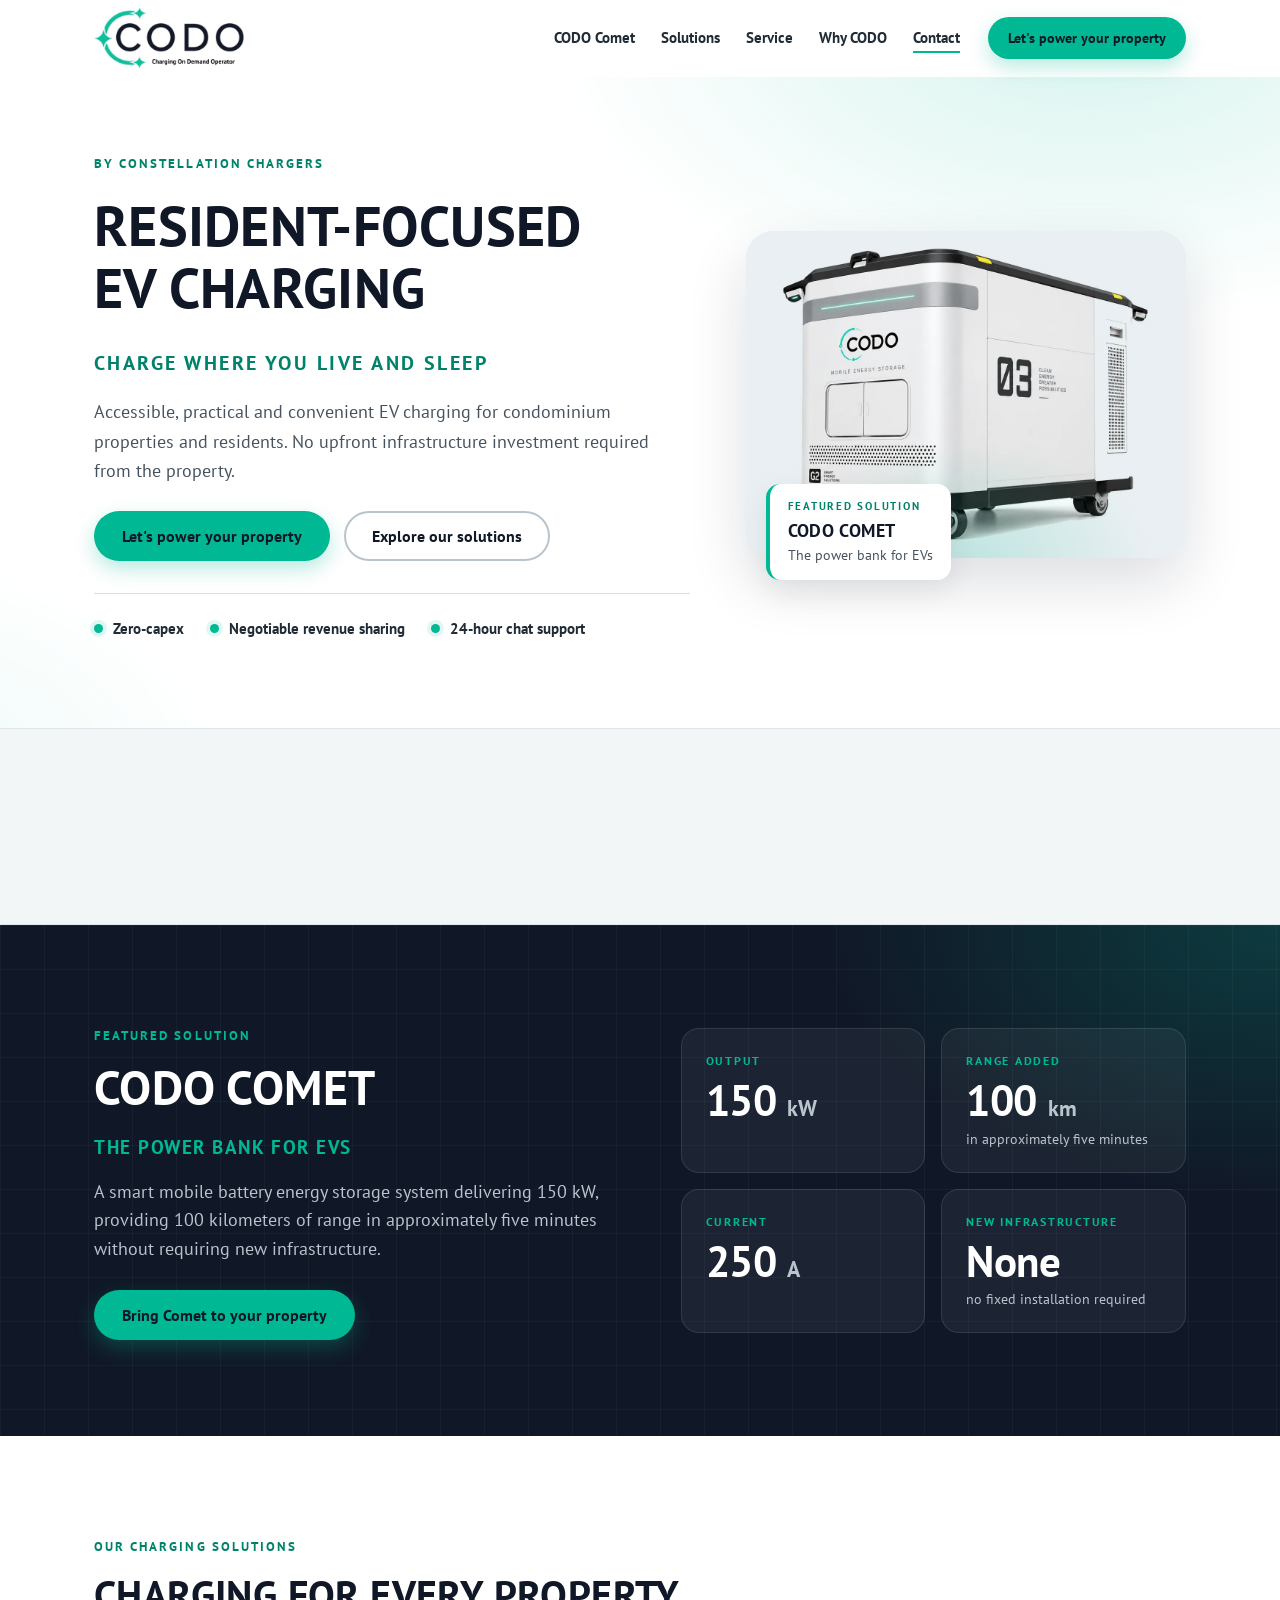
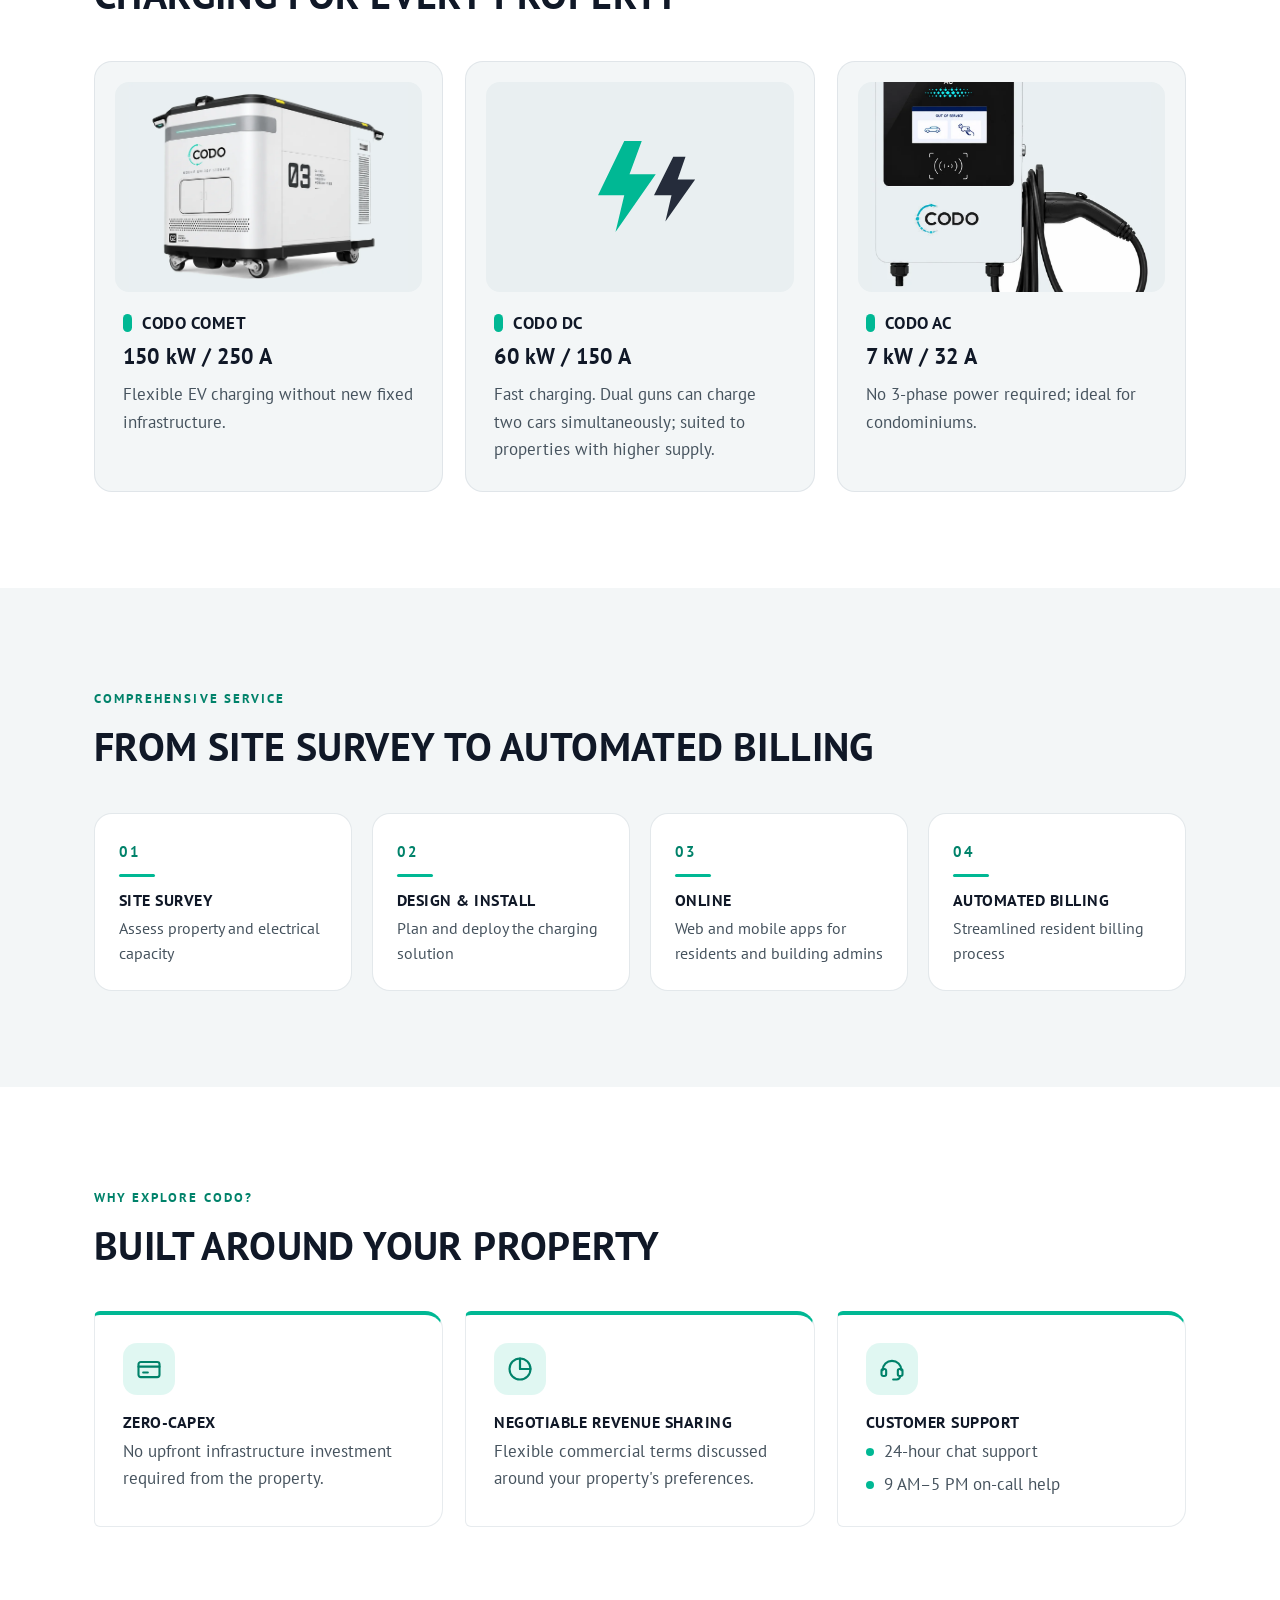
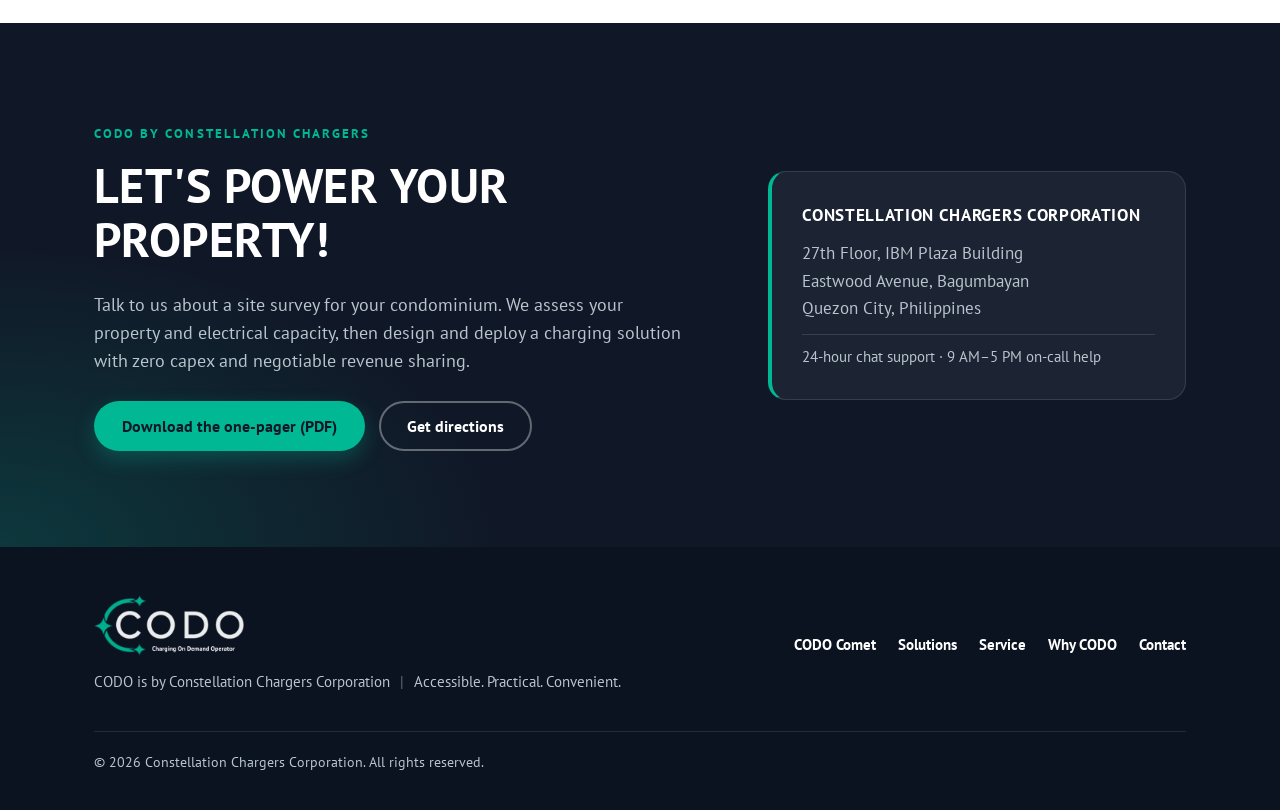
<file: index.html>
<!doctype html>
<html lang="en">
<head>
  <meta charset="utf-8">
  <meta name="viewport" content="width=device-width, initial-scale=1">
  <title>CODO | Resident-Focused EV Charging for Condominiums</title>
  <meta name="description" content="Resident-focused EV charging for condominiums by Constellation Chargers. Zero-capex CODO Comet, DC and AC charging with automated billing and 24-hour support.">
  <meta name="author" content="Constellation Chargers Corporation">
  <meta name="robots" content="index, follow, max-image-preview:large">
  <meta name="theme-color" content="#101827">
  <meta name="color-scheme" content="light">
  <link rel="canonical" href="https://loharatech.github.io/codo-landing-page/">

  <!-- Open Graph (Facebook, LinkedIn, Messenger, Viber, WhatsApp) -->
  <meta property="og:type" content="website">
  <meta property="og:site_name" content="CODO by Constellation Chargers">
  <meta property="og:locale" content="en_PH">
  <meta property="og:url" content="https://loharatech.github.io/codo-landing-page/">
  <meta property="og:title" content="CODO | Resident-Focused EV Charging. Charge Where You Live and Sleep.">
  <meta property="og:description" content="Accessible, practical and convenient EV charging for condominium properties and residents. Zero-capex, negotiable revenue sharing, 24-hour support.">
  <meta property="og:image" content="https://loharatech.github.io/codo-landing-page/assets/img/og-image.png">
  <meta property="og:image:secure_url" content="https://loharatech.github.io/codo-landing-page/assets/img/og-image.png">
  <meta property="og:image:type" content="image/png">
  <meta property="og:image:width" content="1200">
  <meta property="og:image:height" content="630">
  <meta property="og:image:alt" content="CODO by Constellation Chargers: Resident-focused EV charging. Charge where you live and sleep.">

  <!-- Twitter / X -->
  <meta name="twitter:card" content="summary_large_image">
  <meta name="twitter:title" content="CODO | Resident-Focused EV Charging. Charge Where You Live and Sleep.">
  <meta name="twitter:description" content="Accessible, practical and convenient EV charging for condominium properties and residents. Zero-capex, negotiable revenue sharing, 24-hour support.">
  <meta name="twitter:image" content="https://loharatech.github.io/codo-landing-page/assets/img/og-image.png">
  <meta name="twitter:image:alt" content="CODO by Constellation Chargers: Resident-focused EV charging. Charge where you live and sleep.">

  <!-- Icons -->
  <link rel="icon" href="assets/img/favicon.svg" type="image/svg+xml">
  <link rel="icon" href="assets/img/favicon-32.png" type="image/png" sizes="32x32">
  <link rel="alternate icon" href="assets/img/favicon.ico">
  <link rel="apple-touch-icon" href="assets/img/apple-touch-icon.png" sizes="180x180">
  <link rel="manifest" href="site.webmanifest">

  <!-- Fonts: PT Sans (the CODO heading face), with the one-pager's Helvetica / DejaVu Sans as fallbacks -->
  <link rel="preconnect" href="https://fonts.googleapis.com">
  <link rel="preconnect" href="https://fonts.gstatic.com" crossorigin>
  <link href="https://fonts.googleapis.com/css2?family=PT+Sans:ital,wght@0,400;0,700;1,400&display=swap" rel="stylesheet">
  <link rel="preload" as="image" href="assets/img/comet.webp" type="image/webp">
  <link rel="stylesheet" href="assets/css/style.css">

  <script type="application/ld+json">
  {
    "@context": "https://schema.org",
    "@graph": [
      {
        "@type": "Organization",
        "@id": "https://loharatech.github.io/codo-landing-page/#organization",
        "name": "CODO by Constellation Chargers",
        "alternateName": ["CODO", "Charging On Demand Operator"],
        "legalName": "Constellation Chargers Corporation",
        "url": "https://loharatech.github.io/codo-landing-page/",
        "logo": "https://loharatech.github.io/codo-landing-page/assets/img/logo.png",
        "image": "https://loharatech.github.io/codo-landing-page/assets/img/og-image.png",
        "slogan": "Accessible. Practical. Convenient.",
        "description": "CODO is an EV charging and energy solutions brand by Constellation Chargers Corporation, focused on bringing accessible, practical and convenient charging to condominium properties and residents.",
        "address": {
          "@type": "PostalAddress",
          "streetAddress": "27th Floor, IBM Plaza Building, Eastwood Avenue",
          "addressLocality": "Bagumbayan, Quezon City",
          "addressRegion": "Metro Manila",
          "addressCountry": "PH"
        },
        "areaServed": { "@type": "Country", "name": "Philippines" }
      },
      {
        "@type": "WebSite",
        "@id": "https://loharatech.github.io/codo-landing-page/#website",
        "url": "https://loharatech.github.io/codo-landing-page/",
        "name": "CODO by Constellation Chargers",
        "inLanguage": "en",
        "publisher": { "@id": "https://loharatech.github.io/codo-landing-page/#organization" }
      },
      {
        "@type": "WebPage",
        "@id": "https://loharatech.github.io/codo-landing-page/#webpage",
        "url": "https://loharatech.github.io/codo-landing-page/",
        "name": "CODO | Resident-Focused EV Charging for Condominiums",
        "description": "Resident-focused EV charging for condominiums by Constellation Chargers. Zero-capex CODO Comet, DC and AC charging with automated billing and 24-hour support.",
        "isPartOf": { "@id": "https://loharatech.github.io/codo-landing-page/#website" },
        "about": { "@id": "https://loharatech.github.io/codo-landing-page/#organization" },
        "primaryImageOfPage": "https://loharatech.github.io/codo-landing-page/assets/img/comet.jpg"
      },
      {
        "@type": "ItemList",
        "name": "CODO charging solutions",
        "itemListElement": [
          {
            "@type": "ListItem", "position": 1,
            "item": {
              "@type": "Product",
              "name": "CODO Comet",
              "alternateName": "The power bank for EVs",
              "description": "A smart mobile battery energy storage system delivering 150 kW, providing 100 kilometers of range in approximately five minutes without requiring new infrastructure. 150 kW / 250 A.",
              "image": "https://loharatech.github.io/codo-landing-page/assets/img/comet.jpg",
              "brand": { "@type": "Brand", "name": "CODO" },
              "manufacturer": { "@id": "https://loharatech.github.io/codo-landing-page/#organization" }
            }
          },
          {
            "@type": "ListItem", "position": 2,
            "item": {
              "@type": "Product",
              "name": "CODO DC",
              "description": "60 kW / 150 A fast charging. Dual guns can charge two cars simultaneously; suited to properties with higher supply.",
              "brand": { "@type": "Brand", "name": "CODO" },
              "manufacturer": { "@id": "https://loharatech.github.io/codo-landing-page/#organization" }
            }
          },
          {
            "@type": "ListItem", "position": 3,
            "item": {
              "@type": "Product",
              "name": "CODO AC",
              "description": "7 kW / 32 A charging. No 3-phase power required; ideal for condominiums.",
              "image": "https://loharatech.github.io/codo-landing-page/assets/img/ac-charger.jpg",
              "brand": { "@type": "Brand", "name": "CODO" },
              "manufacturer": { "@id": "https://loharatech.github.io/codo-landing-page/#organization" }
            }
          }
        ]
      }
    ]
  }
  </script>
  <script>document.documentElement.classList.add('js');</script>
</head>
<body>
  <a class="skip-link" href="#main">Skip to content</a>

  <header class="site-header" id="top">
    <div class="container nav-bar">
      <a class="brand" href="#top" aria-label="CODO home">
        <img src="assets/img/logo.png" alt="CODO, Charging On Demand Operator" width="160" height="66" decoding="async">
      </a>
      <button class="nav-toggle" type="button" aria-expanded="false" aria-controls="site-nav" aria-label="Open menu">
        <span class="nav-toggle-bar"></span>
        <span class="nav-toggle-bar"></span>
        <span class="nav-toggle-bar"></span>
      </button>
      <nav class="site-nav" id="site-nav" aria-label="Primary">
        <ul>
          <li><a href="#comet">CODO Comet</a></li>
          <li><a href="#solutions">Solutions</a></li>
          <li><a href="#service">Service</a></li>
          <li><a href="#why">Why CODO</a></li>
          <li><a href="#contact">Contact</a></li>
        </ul>
        <a class="btn btn-primary btn-sm" href="#contact">Let's power your property</a>
      </nav>
    </div>
  </header>

  <main id="main">
    <!-- Hero -->
    <section class="hero" aria-labelledby="hero-title">
      <div class="container hero-grid">
        <div class="hero-copy">
          <p class="eyebrow">By Constellation Chargers</p>
          <h1 id="hero-title">Resident-focused EV&nbsp;charging</h1>
          <p class="hero-tagline">Charge where you live and sleep</p>
          <p class="lead">Accessible, practical and convenient EV charging for condominium properties and residents. No upfront infrastructure investment required from the property.</p>
          <div class="hero-actions">
            <a class="btn btn-primary" href="#contact">Let's power your property</a>
            <a class="btn btn-ghost" href="#solutions">Explore our solutions</a>
          </div>
          <ul class="hero-points" aria-label="Highlights">
            <li>Zero-capex</li>
            <li>Negotiable revenue sharing</li>
            <li>24-hour chat support</li>
          </ul>
        </div>
        <figure class="hero-figure">
          <div class="product-panel">
            <picture>
              <source type="image/webp" srcset="assets/img/comet.webp">
              <img src="assets/img/comet.jpg" width="1200" height="890" alt="CODO Comet mobile energy storage unit on wheels, a white battery cabinet with a teal light bar and the CODO logo" fetchpriority="high" decoding="async">
            </picture>
          </div>
          <figcaption class="hero-badge">
            <span class="eyebrow">Featured solution</span>
            <strong>CODO Comet</strong>
            <span>The power bank for EVs</span>
          </figcaption>
        </figure>
      </div>
    </section>

    <!-- About -->
    <section class="about" id="about" aria-labelledby="about-title">
      <div class="container about-grid reveal">
        <h2 id="about-title" class="about-title">Powering the future of connected mobility</h2>
        <p class="about-text">CODO is an EV charging and energy solutions brand by Constellation Chargers Corporation, focused on bringing accessible, practical and convenient charging to condominium properties and residents.</p>
      </div>
    </section>

    <!-- Featured: CODO Comet -->
    <section class="comet" id="comet" aria-labelledby="comet-title">
      <div class="container">
        <div class="comet-grid">
          <div class="comet-copy reveal">
            <p class="eyebrow eyebrow-light">Featured solution</p>
            <h2 id="comet-title">CODO Comet</h2>
            <p class="comet-sub">The power bank for EVs</p>
            <p>A smart mobile battery energy storage system delivering 150&nbsp;kW, providing 100 kilometers of range in approximately five minutes without requiring new infrastructure.</p>
            <a class="btn btn-primary" href="#contact">Bring Comet to your property</a>
          </div>
          <dl class="stats reveal" aria-label="CODO Comet specifications">
            <div class="stat">
              <dt>Output</dt>
              <dd><span class="stat-value">150 <small>kW</small></span></dd>
            </div>
            <div class="stat">
              <dt>Range added</dt>
              <dd><span class="stat-value">100 <small>km</small></span><span class="stat-note">in approximately five minutes</span></dd>
            </div>
            <div class="stat">
              <dt>Current</dt>
              <dd><span class="stat-value">250 <small>A</small></span></dd>
            </div>
            <div class="stat">
              <dt>New infrastructure</dt>
              <dd><span class="stat-value">None</span><span class="stat-note">no fixed installation required</span></dd>
            </div>
          </dl>
        </div>
      </div>
    </section>

    <!-- Solutions -->
    <section class="solutions" id="solutions" aria-labelledby="solutions-title">
      <div class="container">
        <header class="section-head reveal">
          <p class="eyebrow">Our charging solutions</p>
          <h2 id="solutions-title">Charging for every property</h2>
        </header>
        <div class="card-grid cols-3">
          <article class="card solution reveal">
            <div class="solution-figure">
              <picture>
                <source type="image/webp" srcset="assets/img/comet.webp">
                <img src="assets/img/comet.jpg" width="1200" height="890" alt="CODO Comet mobile battery energy storage system" loading="lazy" decoding="async">
              </picture>
            </div>
            <h3><span class="pill" aria-hidden="true"></span>CODO Comet</h3>
            <p class="spec">150 kW / 250 A</p>
            <p>Flexible EV charging without new fixed infrastructure.</p>
          </article>
          <article class="card solution reveal">
            <div class="solution-figure solution-figure-icon" aria-hidden="true">
              <svg viewBox="0 0 160 120" width="160" height="120" focusable="false">
                <path d="M62 8 32 70h30l-10 42 46-66H68L82 8z" fill="#00b894"/>
                <path d="M118 26 96 70h20l-7 30 34-48h-20l9-26z" fill="#101827" opacity=".9"/>
              </svg>
            </div>
            <h3><span class="pill" aria-hidden="true"></span>CODO DC</h3>
            <p class="spec">60 kW / 150 A</p>
            <p>Fast charging. Dual guns can charge two cars simultaneously; suited to properties with higher supply.</p>
          </article>
          <article class="card solution reveal">
            <div class="solution-figure">
              <picture>
                <source type="image/webp" srcset="assets/img/ac-charger.webp">
                <img src="assets/img/ac-charger.jpg" width="900" height="905" alt="CODO AC wall-mounted charger with screen, RFID reader and coiled charging cable" loading="lazy" decoding="async">
              </picture>
            </div>
            <h3><span class="pill" aria-hidden="true"></span>CODO AC</h3>
            <p class="spec">7 kW / 32 A</p>
            <p>No 3-phase power required; ideal for condominiums.</p>
          </article>
        </div>
      </div>
    </section>

    <!-- Service -->
    <section class="service" id="service" aria-labelledby="service-title">
      <div class="container">
        <header class="section-head reveal">
          <p class="eyebrow">Comprehensive service</p>
          <h2 id="service-title">From site survey to automated billing</h2>
        </header>
        <ol class="steps">
          <li class="step reveal">
            <span class="step-num">01</span>
            <h3>Site survey</h3>
            <p>Assess property and electrical capacity</p>
          </li>
          <li class="step reveal">
            <span class="step-num">02</span>
            <h3>Design &amp; install</h3>
            <p>Plan and deploy the charging solution</p>
          </li>
          <li class="step reveal">
            <span class="step-num">03</span>
            <h3>Online</h3>
            <p>Web and mobile apps for residents and building admins</p>
          </li>
          <li class="step reveal">
            <span class="step-num">04</span>
            <h3>Automated billing</h3>
            <p>Streamlined resident billing process</p>
          </li>
        </ol>
      </div>
    </section>

    <!-- Why CODO -->
    <section class="why" id="why" aria-labelledby="why-title">
      <div class="container">
        <header class="section-head reveal">
          <p class="eyebrow">Why explore CODO?</p>
          <h2 id="why-title">Built around your property</h2>
        </header>
        <div class="card-grid cols-3">
          <article class="card why-card reveal">
            <span class="why-icon" aria-hidden="true">
              <svg viewBox="0 0 24 24" width="28" height="28" fill="none" stroke="currentColor" stroke-width="1.8" stroke-linecap="round" stroke-linejoin="round" focusable="false"><rect x="3" y="6" width="18" height="13" rx="2"/><path d="M3 10h18M7 15h4"/></svg>
            </span>
            <h3>Zero-capex</h3>
            <p>No upfront infrastructure investment required from the property.</p>
          </article>
          <article class="card why-card reveal">
            <span class="why-icon" aria-hidden="true">
              <svg viewBox="0 0 24 24" width="28" height="28" fill="none" stroke="currentColor" stroke-width="1.8" stroke-linecap="round" stroke-linejoin="round" focusable="false"><path d="M12 3a9 9 0 1 0 9 9h-9z"/><path d="M12 3v9h9a9 9 0 0 0-9-9z"/></svg>
            </span>
            <h3>Negotiable revenue sharing</h3>
            <p>Flexible commercial terms discussed around your property's preferences.</p>
          </article>
          <article class="card why-card reveal">
            <span class="why-icon" aria-hidden="true">
              <svg viewBox="0 0 24 24" width="28" height="28" fill="none" stroke="currentColor" stroke-width="1.8" stroke-linecap="round" stroke-linejoin="round" focusable="false"><path d="M4 13a8 8 0 0 1 16 0"/><rect x="3" y="12" width="4" height="6" rx="1.5"/><rect x="17" y="12" width="4" height="6" rx="1.5"/><path d="M19 18a3 3 0 0 1-3 3h-3"/></svg>
            </span>
            <h3>Customer support</h3>
            <ul class="support-list">
              <li>24-hour chat support</li>
              <li>9 AM–5 PM on-call help</li>
            </ul>
          </article>
        </div>
      </div>
    </section>

    <!-- Contact / CTA -->
    <section class="contact" id="contact" aria-labelledby="contact-title">
      <div class="container contact-grid">
        <div class="contact-copy reveal">
          <p class="eyebrow eyebrow-light">CODO by Constellation Chargers</p>
          <h2 id="contact-title">Let's power your property!</h2>
          <p>Talk to us about a site survey for your condominium. We assess your property and electrical capacity, then design and deploy a charging solution with zero capex and negotiable revenue sharing.</p>
          <div class="hero-actions">
            <a class="btn btn-primary" href="assets/docs/CODO-One-Pager.pdf" download>Download the one-pager (PDF)</a>
            <a class="btn btn-ghost btn-ghost-light" href="https://www.google.com/maps/search/?api=1&amp;query=IBM+Plaza+Building%2C+Eastwood+Avenue%2C+Bagumbayan%2C+Quezon+City" target="_blank" rel="noopener">Get directions</a>
          </div>
        </div>
        <address class="contact-card reveal">
          <strong>Constellation Chargers Corporation</strong>
          <span>27th Floor, IBM Plaza Building<br>Eastwood Avenue, Bagumbayan<br>Quezon City, Philippines</span>
          <!-- Add a sales email and phone number here when available, e.g.
          <a href="mailto:hello@example.com">hello@example.com</a>
          <a href="tel:+63...">+63 ...</a> -->
          <span class="contact-hours">24-hour chat support · 9 AM–5 PM on-call help</span>
        </address>
      </div>
    </section>
  </main>

  <footer class="site-footer">
    <div class="container footer-grid">
      <div class="footer-brand">
        <img src="assets/img/logo-white.png" alt="CODO, Charging On Demand Operator" width="150" height="62" loading="lazy" decoding="async">
        <p>CODO is by Constellation Chargers Corporation<span class="sep">|</span>Accessible. Practical. Convenient.</p>
      </div>
      <nav class="footer-nav" aria-label="Footer">
        <a href="#comet">CODO Comet</a>
        <a href="#solutions">Solutions</a>
        <a href="#service">Service</a>
        <a href="#why">Why CODO</a>
        <a href="#contact">Contact</a>
      </nav>
      <p class="copyright">&copy; <span id="year">2026</span> Constellation Chargers Corporation. All rights reserved.</p>
    </div>
  </footer>

  <script src="assets/js/main.js" defer></script>
</body>
</html>
</file>
<file: assets/css/style.css>
/* CODO by Constellation Chargers — landing page styles
   Palette and type taken from the CODO one-pager:
   teal #00b894, navy #101827, ink #202b35, gray #46535e, line #b9c5cd,
   surfaces #e9eff1 / #f3f6f7, PT Sans Bold headings. */

:root {
  --accent: #00b894;
  --accent-text: #00826a;       /* teal for small text: 4.8:1 on white */
  --accent-soft: rgba(0, 184, 148, 0.12);
  --navy: #101827;
  --navy-2: #0b1220;
  --ink: #202b35;
  --muted: #46535e;
  --line: #b9c5cd;
  --surface: #e9eff1;
  --surface-2: #f3f6f7;
  --white: #ffffff;
  --on-navy: #b9c5cd;

  --font: "PT Sans", "Helvetica Neue", Helvetica, Arial, "DejaVu Sans", sans-serif;
  --radius: 18px;
  --radius-sm: 12px;
  --shadow: 0 10px 30px rgba(16, 24, 39, 0.08);
  --shadow-lg: 0 24px 60px rgba(16, 24, 39, 0.14);
  --container: 1140px;
  --gutter: 24px;
  --nav-h: 76px;
}

*, *::before, *::after { box-sizing: border-box; }

html { scroll-behavior: smooth; -webkit-text-size-adjust: 100%; }
@media (prefers-reduced-motion: reduce) { html { scroll-behavior: auto; } }

body {
  margin: 0;
  font-family: var(--font);
  font-size: 17px;
  line-height: 1.6;
  color: var(--muted);
  background: var(--white);
  -webkit-font-smoothing: antialiased;
}

img, svg { display: block; max-width: 100%; height: auto; }
a { color: inherit; }
h1, h2, h3 { color: var(--navy); font-weight: 700; line-height: 1.12; margin: 0 0 0.5em; letter-spacing: 0.01em; }
h1, h2 { text-transform: uppercase; }
h1 { font-size: clamp(2.3rem, 4.6vw, 3.5rem); letter-spacing: 0.005em; text-wrap: balance; }
h2 { font-size: clamp(1.7rem, 3.2vw, 2.5rem); }
h3 { font-size: 1.2rem; }
p { margin: 0 0 1em; }
ul, ol { margin: 0; padding: 0; list-style: none; }

.container { width: 100%; max-width: var(--container); margin: 0 auto; padding: 0 var(--gutter); }
.container > :last-child { margin-bottom: 0; }

.eyebrow {
  display: inline-block;
  margin: 0 0 0.9rem;
  font-size: 0.8rem;
  font-weight: 700;
  letter-spacing: 0.16em;
  text-transform: uppercase;
  color: var(--accent-text);
}
.eyebrow-light { color: var(--accent); }

.skip-link {
  position: absolute; left: 16px; top: -60px; z-index: 100;
  padding: 10px 14px; background: var(--navy); color: var(--white);
  border-radius: 8px; font-weight: 700; text-decoration: none;
}
.skip-link:focus { top: 12px; }

:focus-visible { outline: 3px solid var(--accent); outline-offset: 3px; }

/* Buttons */
.btn {
  display: inline-flex; align-items: center; justify-content: center; gap: 8px;
  min-height: 50px; padding: 0 26px;
  border-radius: 999px; border: 2px solid transparent;
  font: inherit; font-weight: 700; font-size: 1rem; line-height: 1;
  text-decoration: none; cursor: pointer; white-space: nowrap;
  transition: transform .18s ease, box-shadow .18s ease, background-color .18s ease, color .18s ease, border-color .18s ease;
}
.btn:hover { transform: translateY(-2px); }
.btn:active { transform: translateY(0); }
.btn-primary { background: var(--accent); color: var(--navy); box-shadow: 0 8px 20px rgba(0, 184, 148, 0.28); }
.btn-primary:hover { background: #12c9a4; box-shadow: 0 12px 26px rgba(0, 184, 148, 0.36); }
.btn-ghost { background: transparent; color: var(--navy); border-color: var(--line); }
.btn-ghost:hover { border-color: var(--navy); }
.btn-ghost-light { color: var(--white); border-color: rgba(255,255,255,0.35); }
.btn-ghost-light:hover { border-color: var(--white); }
.btn-sm { min-height: 42px; padding: 0 18px; font-size: 0.9rem; }

/* Header / nav */
.site-header {
  position: sticky; top: 0; z-index: 50;
  background: rgba(255, 255, 255, 0.86);
  -webkit-backdrop-filter: saturate(160%) blur(12px);
  backdrop-filter: saturate(160%) blur(12px);
  border-bottom: 1px solid transparent;
  transition: border-color .2s ease, box-shadow .2s ease;
}
.site-header.is-scrolled { border-bottom-color: rgba(185, 197, 205, 0.5); box-shadow: 0 6px 24px rgba(16, 24, 39, 0.06); }
.nav-bar { display: flex; align-items: center; justify-content: space-between; min-height: var(--nav-h); gap: 24px; }
.brand { display: inline-flex; align-items: center; }
.brand img { width: 150px; height: auto; }
.site-nav { display: flex; align-items: center; gap: 28px; }
.site-nav ul { display: flex; gap: 26px; }
.site-nav ul a {
  position: relative; text-decoration: none; font-weight: 700; font-size: 0.95rem; color: var(--ink);
  padding: 6px 0;
}
.site-nav ul a::after {
  content: ""; position: absolute; left: 0; right: 0; bottom: 0; height: 2px;
  background: var(--accent); transform: scaleX(0); transform-origin: left; transition: transform .2s ease;
}
.site-nav ul a:hover::after, .site-nav ul a.is-active::after { transform: scaleX(1); }

.nav-toggle {
  display: none; width: 46px; height: 46px; padding: 11px;
  background: none; border: 1px solid var(--line); border-radius: 10px; cursor: pointer;
  flex-direction: column; justify-content: space-between;
}
.nav-toggle-bar { display: block; height: 2px; background: var(--navy); border-radius: 2px; transition: transform .2s ease, opacity .2s ease; }
.nav-toggle[aria-expanded="true"] .nav-toggle-bar:nth-child(1) { transform: translateY(10px) rotate(45deg); }
.nav-toggle[aria-expanded="true"] .nav-toggle-bar:nth-child(2) { opacity: 0; }
.nav-toggle[aria-expanded="true"] .nav-toggle-bar:nth-child(3) { transform: translateY(-10px) rotate(-45deg); }

/* Hero */
.hero {
  position: relative; overflow: hidden;
  padding: 72px 0 88px;
  background:
    radial-gradient(900px 520px at 85% -10%, rgba(0, 184, 148, 0.16), transparent 60%),
    radial-gradient(600px 400px at -10% 110%, rgba(0, 184, 148, 0.08), transparent 60%),
    var(--white);
}
.hero-grid { display: grid; grid-template-columns: 1.15fr 0.85fr; gap: 56px; align-items: center; }
.hero-copy .eyebrow { margin-bottom: 1.2rem; }
.hero-tagline {
  margin: 0 0 1.1rem;
  font-size: clamp(1.05rem, 1.6vw, 1.3rem); font-weight: 700; letter-spacing: 0.12em;
  text-transform: uppercase; color: var(--accent-text);
}
.lead { font-size: 1.15rem; max-width: 34em; color: var(--muted); }
.hero-actions { display: flex; flex-wrap: wrap; gap: 14px; margin: 1.6rem 0 0; }
.hero-points { display: flex; flex-wrap: wrap; gap: 10px 26px; margin-top: 2rem; padding-top: 1.4rem; border-top: 1px solid rgba(185, 197, 205, 0.55); }
.hero-points li { display: inline-flex; align-items: center; gap: 10px; font-weight: 700; font-size: 0.92rem; color: var(--ink); }
.hero-points li::before { content: ""; width: 9px; height: 9px; border-radius: 50%; background: var(--accent); box-shadow: 0 0 0 4px var(--accent-soft); }

.hero-figure { position: relative; margin: 0; }
.product-panel {
  position: relative; overflow: hidden;
  border-radius: 28px; background: var(--surface);
  box-shadow: var(--shadow-lg);
}
.product-panel::before {
  content: ""; position: absolute; inset: 0;
  background: radial-gradient(60% 50% at 50% 100%, rgba(0, 184, 148, 0.18), transparent 70%);
  pointer-events: none;
}
.product-panel img { width: 100%; height: auto; }
.hero-badge {
  position: absolute; left: 20px; bottom: -22px;
  display: grid; gap: 2px;
  padding: 14px 18px; border-radius: 14px;
  background: var(--white); box-shadow: var(--shadow);
  border-left: 4px solid var(--accent);
}
.hero-badge .eyebrow { margin: 0 0 2px; font-size: 0.68rem; }
.hero-badge strong { color: var(--navy); font-size: 1.1rem; line-height: 1.2; text-transform: uppercase; letter-spacing: 0.02em; }
.hero-badge span:last-child { font-size: 0.9rem; color: var(--muted); }

/* Section rhythm */
section { padding: 96px 0; }
.section-head { max-width: 46em; margin-bottom: 44px; }
.section-head h2 { margin-bottom: 0; }

/* About strip */
.about { padding: 56px 0; background: var(--surface-2); border-top: 1px solid rgba(185,197,205,.35); border-bottom: 1px solid rgba(185,197,205,.35); }
.about-grid { display: grid; grid-template-columns: 1fr 1.3fr; gap: 40px; align-items: center; }
.about-title { font-size: clamp(1.35rem, 2.2vw, 1.75rem); margin: 0; }
.about-text { margin: 0; font-size: 1.08rem; }

/* Comet spotlight */
.comet { position: relative; overflow: hidden; background: var(--navy); color: var(--on-navy); }
.comet::before {
  content: ""; position: absolute; inset: 0; pointer-events: none;
  background:
    radial-gradient(700px 420px at 100% 0%, rgba(0, 184, 148, 0.22), transparent 65%),
    linear-gradient(rgba(255,255,255,0.035) 1px, transparent 1px),
    linear-gradient(90deg, rgba(255,255,255,0.035) 1px, transparent 1px);
  background-size: auto, 44px 44px, 44px 44px;
}
.comet .container { position: relative; }
.comet-grid { display: grid; grid-template-columns: 1.05fr 1fr; gap: 56px; align-items: center; }
.comet h2 { color: var(--white); font-size: clamp(2rem, 4vw, 3rem); margin-bottom: 0.35em; }
.comet-sub { font-size: 1.2rem; font-weight: 700; color: var(--accent); text-transform: uppercase; letter-spacing: 0.08em; margin-bottom: 1rem; }
.comet-copy p:not(.eyebrow):not(.comet-sub) { font-size: 1.1rem; max-width: 32em; }
.comet-copy .btn { margin-top: 0.6rem; }

.stats { display: grid; grid-template-columns: repeat(2, 1fr); gap: 16px; margin: 0; }
.stat {
  padding: 22px 24px; border-radius: var(--radius);
  background: rgba(255, 255, 255, 0.05);
  border: 1px solid rgba(255, 255, 255, 0.1);
}
.stat dt { font-size: 0.78rem; font-weight: 700; letter-spacing: 0.14em; text-transform: uppercase; color: var(--accent); margin-bottom: 8px; }
.stat dd { margin: 0; display: grid; gap: 4px; }
.stat-value { font-size: clamp(2rem, 3.6vw, 2.7rem); font-weight: 700; color: var(--white); line-height: 1; letter-spacing: -0.01em; }
.stat-value small { font-size: 0.5em; font-weight: 700; color: var(--on-navy); letter-spacing: 0; }
.stat-note { font-size: 0.9rem; color: var(--on-navy); }

/* Cards */
.card-grid { display: grid; gap: 22px; }
.cols-3 { grid-template-columns: repeat(3, 1fr); }
.card {
  position: relative; display: flex; flex-direction: column;
  padding: 28px; border-radius: var(--radius);
  background: var(--surface-2); border: 1px solid rgba(185, 197, 205, 0.35);
  transition: transform .22s ease, box-shadow .22s ease, border-color .22s ease;
}
.card:hover { transform: translateY(-4px); box-shadow: var(--shadow); border-color: rgba(0, 184, 148, 0.45); }
.card h3 { display: flex; align-items: center; gap: 10px; text-transform: uppercase; letter-spacing: 0.03em; font-size: 1.05rem; margin-bottom: 0.4rem; }
.card p:last-child { margin-bottom: 0; }
.pill { flex: 0 0 auto; width: 9px; height: 18px; border-radius: 999px; background: var(--accent); }

.solution-figure {
  display: flex; align-items: center; justify-content: center;
  height: 210px; margin: -8px -8px 22px; border-radius: 14px;
  background: var(--surface); overflow: hidden;
}
.solution-figure img { width: 100%; height: 100%; object-fit: contain; padding: 14px; }
.solution-figure-icon svg { width: 140px; height: auto; }
.spec { font-size: 1.35rem; font-weight: 700; color: var(--navy); margin-bottom: 0.5rem; letter-spacing: 0.01em; }

/* Service steps */
.service { background: var(--surface-2); }
.steps { display: grid; grid-template-columns: repeat(4, 1fr); gap: 20px; counter-reset: step; position: relative; }
.step {
  position: relative; padding: 26px 24px 24px; border-radius: var(--radius);
  background: var(--white); border: 1px solid rgba(185, 197, 205, 0.4);
  transition: transform .22s ease, box-shadow .22s ease;
}
.step:hover { transform: translateY(-4px); box-shadow: var(--shadow); }
.step-num { display: block; font-size: 0.95rem; font-weight: 700; letter-spacing: 0.14em; color: var(--accent-text); margin-bottom: 14px; }
.step-num::after { content: ""; display: block; width: 36px; height: 3px; margin-top: 10px; border-radius: 2px; background: var(--accent); }
.step h3 { text-transform: uppercase; letter-spacing: 0.03em; font-size: 1.02rem; margin-bottom: 0.4rem; }
.step p { margin: 0; font-size: 0.98rem; }

/* Why CODO */
.why-card { background: var(--white); border-top: 4px solid var(--accent); border-radius: 6px var(--radius) var(--radius) 6px; }
.why-icon {
  display: inline-flex; align-items: center; justify-content: center;
  width: 52px; height: 52px; margin-bottom: 18px; border-radius: 14px;
  background: var(--accent-soft); color: var(--accent-text);
}
.why-card h3 { text-transform: uppercase; letter-spacing: 0.03em; font-size: 1.02rem; }
.support-list { display: grid; gap: 6px; }
.support-list li { display: flex; align-items: center; gap: 10px; }
.support-list li::before { content: ""; width: 8px; height: 8px; border-radius: 50%; background: var(--accent); flex: 0 0 auto; }

/* Contact */
.contact { position: relative; overflow: hidden; background: var(--navy); color: var(--on-navy); }
.contact::before {
  content: ""; position: absolute; inset: 0; pointer-events: none;
  background: radial-gradient(760px 460px at 0% 100%, rgba(0, 184, 148, 0.2), transparent 65%);
}
.contact .container { position: relative; }
.contact-grid { display: grid; grid-template-columns: 1.2fr 0.8fr; gap: 48px; align-items: center; }
.contact h2 { color: var(--white); font-size: clamp(2rem, 4vw, 3rem); }
.contact-copy p:not(.eyebrow) { font-size: 1.1rem; max-width: 34em; }
.contact-card {
  display: grid; gap: 12px;
  padding: 30px; border-radius: var(--radius); font-style: normal;
  background: rgba(255, 255, 255, 0.05); border: 1px solid rgba(255, 255, 255, 0.12);
  border-left: 4px solid var(--accent);
}
.contact-card strong { color: var(--white); font-size: 1.05rem; text-transform: uppercase; letter-spacing: 0.04em; }
.contact-card a { color: var(--white); }
.contact-hours { font-size: 0.92rem; padding-top: 10px; border-top: 1px solid rgba(255, 255, 255, 0.12); }

/* Footer */
.site-footer { background: var(--navy-2); color: var(--on-navy); padding: 48px 0 36px; font-size: 0.95rem; }
.footer-grid { display: grid; grid-template-columns: 1fr auto; gap: 24px 48px; align-items: center; }
.footer-brand img { width: 150px; margin-bottom: 14px; }
.footer-brand p { margin: 0; }
.sep { margin: 0 10px; opacity: 0.5; }
.footer-nav { display: flex; flex-wrap: wrap; gap: 8px 22px; }
.footer-nav a { color: var(--white); text-decoration: none; font-weight: 700; font-size: 0.92rem; }
.footer-nav a:hover { color: var(--accent); }
.copyright { grid-column: 1 / -1; margin: 12px 0 0; padding-top: 20px; border-top: 1px solid rgba(255, 255, 255, 0.1); font-size: 0.85rem; }

/* Reveal on scroll (only when JS is running) */
.js .reveal { opacity: 0; transform: translateY(18px); transition: opacity .6s ease, transform .6s ease; }
.js .reveal.is-visible { opacity: 1; transform: none; }
@media (prefers-reduced-motion: reduce) {
  .js .reveal { opacity: 1; transform: none; transition: none; }
  .btn, .card, .step { transition: none; }
}

/* Responsive */
@media (max-width: 1024px) {
  .hero-grid, .comet-grid { grid-template-columns: 1fr; gap: 44px; }
  .hero { padding: 56px 0 80px; }
  .hero-figure { max-width: 640px; }
  .steps { grid-template-columns: repeat(2, 1fr); }
  .cols-3 { grid-template-columns: repeat(2, 1fr); }
  .contact-grid { grid-template-columns: 1fr; }
}

@media (max-width: 820px) {
  :root { --nav-h: 68px; }
  .nav-toggle { display: flex; }
  .site-nav {
    position: absolute; left: 0; right: 0; top: 100%;
    display: none; flex-direction: column; align-items: stretch; gap: 8px;
    padding: 14px var(--gutter) 22px;
    background: var(--white); border-bottom: 1px solid rgba(185, 197, 205, 0.5);
    box-shadow: 0 20px 40px rgba(16, 24, 39, 0.12);
  }
  .site-nav.is-open { display: flex; }
  .site-nav ul { flex-direction: column; gap: 0; }
  .site-nav ul a { display: block; padding: 12px 0; font-size: 1.05rem; border-bottom: 1px solid rgba(185, 197, 205, 0.35); }
  .site-nav ul a::after { display: none; }
  .site-nav .btn { margin-top: 10px; }
  .about-grid { grid-template-columns: 1fr; gap: 16px; }
}

@media (max-width: 640px) {
  :root { --gutter: 16px; }
  body { font-size: 16px; }
  section { padding: 64px 0; }
  .hero { padding: 40px 0 64px; }
  .hero-badge { left: 12px; bottom: -18px; padding: 12px 14px; }
  .product-panel { border-radius: 20px; }
  .cols-3, .steps, .stats { grid-template-columns: 1fr; }
  .card, .step, .contact-card { padding: 22px; }
  .footer-grid { grid-template-columns: 1fr; }
  .btn { width: 100%; }
  .hero-actions .btn, .contact .btn { width: 100%; }
  .sep { display: block; height: 0; overflow: hidden; margin: 0; }
}
</file>
